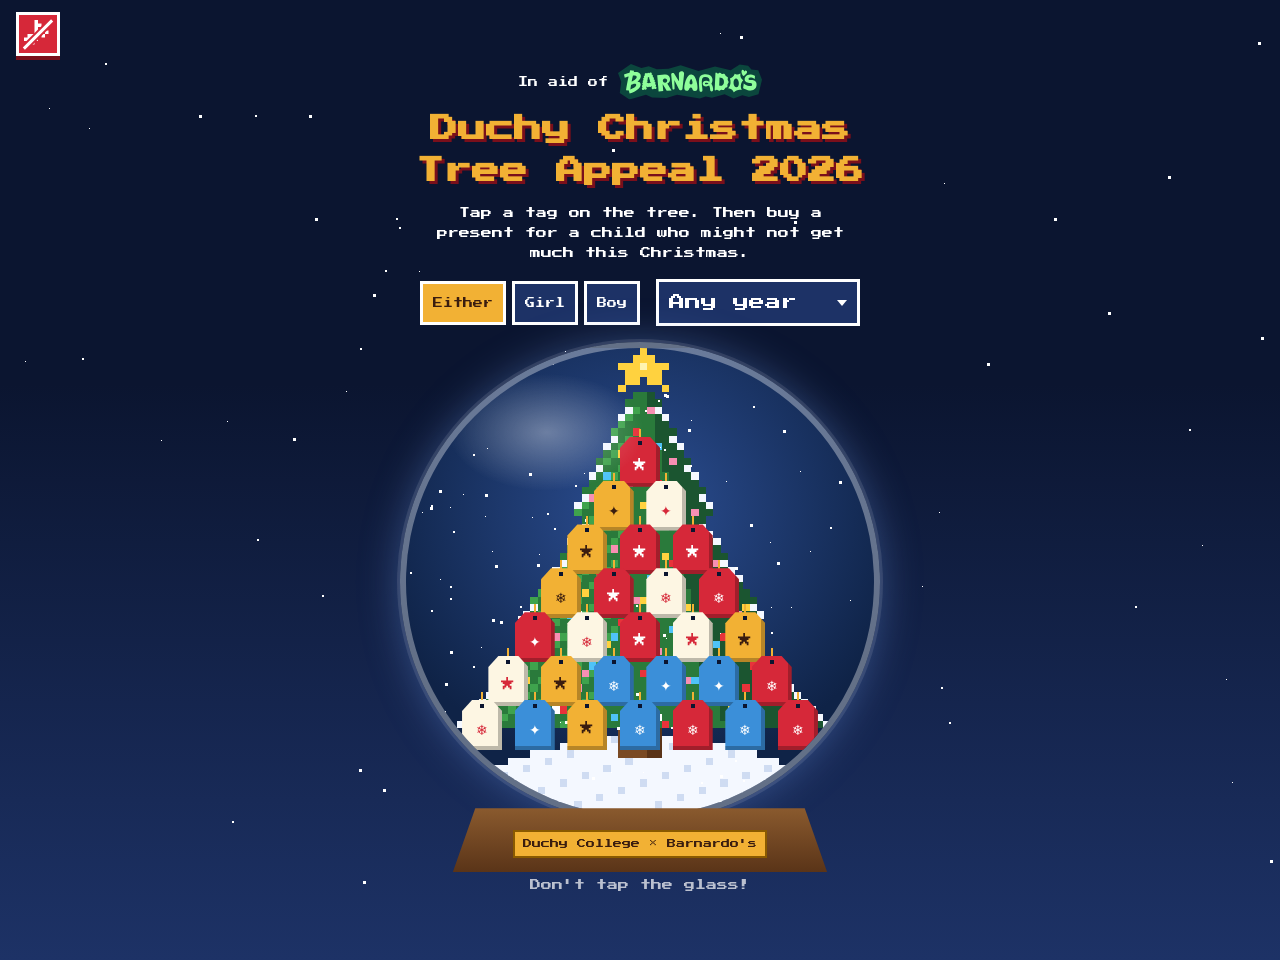
<file: index.html>
<!doctype html>
<html lang="en-GB">
<head>
  <meta charset="utf-8">
  <meta name="viewport" content="width=device-width, initial-scale=1">
  <title>Duchy Christmas Tree Appeal</title>
  <meta name="description" content="Pick a tag from the Duchy College and Duchy Prep School Christmas tree and buy a present for a child supported by Barnardo's.">
  <meta name="theme-color" content="#0b1530">
  <link rel="icon" href="data:image/svg+xml,%3Csvg xmlns='http://www.w3.org/2000/svg' viewBox='0 0 8 8' shape-rendering='crispEdges'%3E%3Cpath fill='%23ffd23f' d='M3 0h2v1H3z'/%3E%3Cpath fill='%232a7a3b' d='M3 1h2v1H3zM2 2h4v1H2zM2 3h4v1H2zM1 4h6v1H1zM0 5h8v1H0z'/%3E%3Cpath fill='%237a4a24' d='M3 6h2v2H3z'/%3E%3C/svg%3E">
  <link rel="preconnect" href="https://fonts.googleapis.com">
  <link rel="preconnect" href="https://fonts.gstatic.com" crossorigin>
  <link href="https://fonts.googleapis.com/css2?family=Press+Start+2P&display=swap" rel="stylesheet">
  <link rel="stylesheet" href="styles.css">
  <script type="module" src="app.js"></script>
</head>
<body>
  <canvas class="page-snow" aria-hidden="true"></canvas>
  <div class="santa" id="santa" aria-hidden="true"></div>

  <header class="top-bar">
    <button type="button" class="pixel-button small music-button" id="music-button" aria-label="Music" aria-pressed="false"><span class="music-note" aria-hidden="true">♪</span></button>
    <button type="button" class="pixel-button small" id="my-tags-button" hidden>My tags (0)</button>
  </header>

  <main>
    <p class="partner">
      In aid of
      <img src="images/barnardos-logo.svg" alt="Barnardo's" width="144" height="36">
    </p>
    <h1>Duchy Christmas<br>Tree Appeal <span id="appeal-year"></span></h1>

    <section id="tree-view">
      <p class="intro">Tap a tag on the tree. Then buy a present for a child who might not get much this Christmas.</p>

      <div class="filters">
        <fieldset class="gender-filter">
          <legend>Girl or boy</legend>
          <label><input type="radio" name="gender" value="" checked><span>Either</span></label>
          <label><input type="radio" name="gender" value="girl"><span>Girl</span></label>
          <label><input type="radio" name="gender" value="boy"><span>Boy</span></label>
        </fieldset>
        <label class="year-filter">
          <span>Year group</span>
          <select id="year-filter">
            <option value="">Any year</option>
          </select>
        </label>
      </div>

      <div class="globe">
        <div class="glass" id="glass">
          <div class="elf" id="elf" aria-hidden="true"></div>
          <div id="tree-art"></div>
          <canvas class="globe-snow" aria-hidden="true"></canvas>
          <div class="tree-tags" id="tree-tags"></div>
          <div class="shine" aria-hidden="true"></div>
        </div>
        <div class="base" aria-hidden="true">
          <span class="plate">Duchy College × Barnardo's</span>
        </div>
      </div>
      <p class="hint">Don't tap the glass!</p>
    </section>

    <section id="closed-view" hidden>
      <p class="intro">The tree is not up yet. Come back in October!</p>
    </section>
  </main>

  <div class="tag-overlay" id="tag-overlay" hidden>
    <article class="tag-card" id="tag-card" aria-live="polite">
      <span class="tag-hole" aria-hidden="true"></span>
      <p class="tag-heading">Your Christmas tag</p>
      <p class="tag-text" id="tag-text"></p>
      <p class="tag-next" id="tag-next"></p>
      <div class="tag-actions">
        <button type="button" class="pixel-button small" id="print-button">Print tag</button>
        <button type="button" class="pixel-button small" id="close-tag-button">Done</button>
      </div>
    </article>
  </div>

  <dialog id="my-tags-dialog">
    <h2>My tags</h2>
    <p>Saved on this device.</p>
    <ul id="my-tags-list"></ul>
    <form method="dialog">
      <button class="pixel-button small">Close</button>
    </form>
  </dialog>
</body>
</html>
</file>
<file: styles.css>
:root {
  --night: #0b1530;
  --night-light: #1d3266;
  --red: #d62839;
  --red-dark: #7a0f1b;
  --gold: #f2b134;
  --gold-dark: #8a5a00;
  --green: #2a7a3b;
  --blue: #3b8fd9;
  --paper: #fdf6e3;
  --ink: #3a1d0f;
  --white: #ffffff;
  --pixel-font: 'Press Start 2P', ui-monospace, monospace;
  color-scheme: dark;
}

* {
  box-sizing: border-box;
}

body {
  margin: 0;
  min-height: 100vh;
  min-height: 100dvh;
  background: linear-gradient(var(--night) 40%, var(--night-light));
  color: var(--white);
  font-family: var(--pixel-font);
  font-size: 12px;
  line-height: 1.8;
  text-align: center;
  overflow-x: hidden;
  -webkit-text-size-adjust: 100%;
  text-size-adjust: 100%;
  -webkit-tap-highlight-color: transparent;
}

button {
  font: inherit;
  color: inherit;
  cursor: pointer;
}

/* Stops double-tap zoom on fast taps. Pinch zoom still works. */
button,
select,
.glass,
.gender-filter label {
  touch-action: manipulation;
}

.page-snow {
  position: fixed;
  inset: 0;
  width: 100%;
  height: 100%;
  pointer-events: none;
  z-index: 0;
}

/* --- Flying Santa ----------------------------------------------------------- */

.santa {
  --santa-width: clamp(140px, 30vw, 220px);
  position: fixed;
  left: 0;
  width: var(--santa-width);
  pointer-events: none;
  z-index: 0;
  visibility: hidden;
}

.santa svg {
  display: block;
  width: 100%;
  animation: bob 0.8s ease-in-out infinite alternate;
}

.santa.flying {
  visibility: visible;
  animation: fly-across 9s linear;
}

@keyframes fly-across {
  from { transform: translateX(calc(-1 * var(--santa-width))); }
  to { transform: translateX(100vw); }
}

@keyframes bob {
  from { transform: translateY(-4px); }
  to { transform: translateY(4px); }
}

.top-bar,
main {
  position: relative;
  z-index: 1;
}

.top-bar {
  display: flex;
  justify-content: space-between;
  gap: 8px;
  padding: 12px 16px 0;
}

main {
  max-width: 560px;
  margin: 0 auto;
  padding: 0 16px 48px;
}

h1 {
  margin: 8px 0 12px;
  font-size: clamp(18px, 6vw, 28px);
  line-height: 1.5;
  color: var(--gold);
  text-shadow: 3px 3px 0 var(--red-dark);
}

h2 {
  font-size: 16px;
  color: var(--gold);
}

.partner {
  display: flex;
  align-items: center;
  justify-content: center;
  gap: 10px;
  margin: 8px 0 0;
  font-size: 10px;
}

.intro,
.hint {
  font-size: 11px;
  margin: 8px auto 16px;
  max-width: 40ch;
}

.hint {
  opacity: 0.7;
  margin-top: 4px;
}

/* --- Buttons --------------------------------------------------------------- */

.pixel-button {
  background: var(--red);
  border: 3px solid var(--white);
  padding: 12px 16px;
  font-size: 11px;
  box-shadow: 0 4px 0 var(--red-dark);
}

/* 44px is the smallest comfortable touch target */
.pixel-button.small {
  min-height: 44px;
  padding: 10px 12px;
  font-size: 10px;
}

.pixel-button.music-button {
  display: inline-flex;
  align-items: center;
  justify-content: center;
  width: 44px;
  height: 44px;
  padding: 0;
}

.music-note {
  display: inline-block;
  position: relative;
  font-size: 28px;
  line-height: 1;
}

.music-button[aria-pressed="true"] .music-note {
  animation: note-dance 0.6s steps(2) infinite alternate;
}

.music-button[aria-pressed="false"] .music-note::after {
  content: '';
  position: absolute;
  left: -6px;
  right: -6px;
  top: 50%;
  height: 3px;
  margin-top: -1px;
  background: var(--white);
  /* A red edge keeps the note shape clear where the line crosses it. */
  box-shadow: 0 0 0 2px var(--red);
  transform: rotate(-45deg);
}

@keyframes note-dance {
  from { transform: translateY(1px) rotate(-12deg); }
  to { transform: translateY(-3px) rotate(12deg); }
}

.pixel-button:active {
  transform: translateY(3px);
  box-shadow: 0 1px 0 var(--red-dark);
}

.pixel-button:focus-visible,
.hanging-tag:focus-visible .tag-body,
.gender-filter input:focus-visible + span,
.year-filter select:focus-visible,
.link-button:focus-visible {
  outline: 3px dashed var(--gold);
  outline-offset: 3px;
}

/* --- Filters -------------------------------------------------------------- */

.filters {
  display: flex;
  flex-wrap: wrap;
  justify-content: center;
  align-items: center;
  gap: 12px 16px;
  margin: 0 0 16px;
  font-size: 10px;
}

.gender-filter {
  display: flex;
  align-items: center;
  gap: 6px;
  margin: 0;
  padding: 0;
  border: 0;
}

/* Hidden, but screen readers still read them */
.gender-filter legend,
.gender-filter input,
.year-filter span {
  position: absolute;
  opacity: 0;
  width: 1px;
  height: 1px;
  overflow: hidden;
}

.gender-filter label span {
  display: flex;
  align-items: center;
  min-height: 44px;
  padding: 8px 10px;
  font-size: 10px;
  border: 3px solid var(--white);
  background: var(--night-light);
  cursor: pointer;
}

.gender-filter input:checked + span {
  background: var(--gold);
  color: var(--ink);
}

/* Stretch to the height of the girl/boy buttons */
.year-filter {
  display: flex;
  align-self: stretch;
}

/* Below 16px, iOS Safari zooms the page when the select gets focus. */
.year-filter select {
  -webkit-appearance: none;
  appearance: none;
  min-height: 44px;
  padding: 6px 28px 6px 10px;
  font: inherit;
  font-size: 16px;
  color: var(--white);
  background: var(--night-light) url("data:image/svg+xml,%3Csvg xmlns='http://www.w3.org/2000/svg' width='10' height='6' viewBox='0 0 10 6'%3E%3Cpath d='M0 0h10L5 6z' fill='white'/%3E%3C/svg%3E") no-repeat right 10px center;
  border: 3px solid var(--white);
  border-radius: 0;
}

/* --- Snow globe ------------------------------------------------------------ */

.globe {
  width: min(100%, 480px);
  margin: 0 auto;
}

.glass {
  position: relative;
  aspect-ratio: 1;
  border-radius: 50%;
  overflow: hidden;
  background: radial-gradient(circle at 50% 35%, #2c4f94, #0f2347 70%);
  border: 6px solid rgba(255, 255, 255, 0.35);
  box-shadow: 0 0 0 3px rgba(255, 255, 255, 0.1), 0 0 40px rgba(120, 170, 255, 0.35);
  cursor: pointer;
}

#tree-art,
.globe-snow,
.tree-tags,
.shine {
  position: absolute;
  inset: 0;
  width: 100%;
  height: 100%;
}

.tree {
  display: block;
  width: 100%;
  height: 100%;
}

.globe-snow,
.shine {
  pointer-events: none;
}

.shine {
  background: radial-gradient(ellipse 30% 18% at 30% 18%, rgba(255, 255, 255, 0.35), transparent 70%);
}

.light {
  animation: blink 1.2s steps(1) infinite;
}

.light-1 {
  animation-delay: 0.4s;
}

.light-2 {
  animation-delay: 0.8s;
}

@keyframes blink {
  50% {
    opacity: 0.25;
  }
}

.base {
  position: relative;
  width: 78%;
  height: 64px;
  margin: -14px auto 0;
  background: linear-gradient(#8a5a2e, #5a3418);
  clip-path: polygon(6% 0, 94% 0, 100% 100%, 0 100%);
  display: flex;
  align-items: center;
  justify-content: center;
}

.plate {
  background: var(--gold);
  color: var(--ink);
  font-size: 9px;
  padding: 4px 8px;
  border: 2px solid var(--gold-dark);
  /* Side margin keeps the plate inside the sloped base; on small phones the text wraps. */
  margin: 8px 16px 0;
}

.shaking {
  animation: shake 0.5s;
}

@keyframes shake {
  20% { transform: rotate(-4deg); }
  40% { transform: rotate(4deg); }
  60% { transform: rotate(-2deg); }
  80% { transform: rotate(2deg); }
}

/* The elf hides behind the left side of the tree. It is first in .glass, so the tree paints on top. */
.elf {
  position: absolute;
  left: 40%;
  top: 40%;
  width: 18%;
  pointer-events: none;
  visibility: hidden;
}

.elf svg {
  display: block;
  width: 100%;
}

.elf.popping {
  visibility: visible;
  animation: elf-pop 1.6s steps(3);
}

@keyframes elf-pop {
  0%, 100% { transform: translateX(0); }
  15%, 80% { transform: translateX(-150%); }
  30% { transform: translateX(-150%) rotate(-8deg); }
  45% { transform: translateX(-150%) rotate(8deg); }
  60% { transform: translateX(-150%) rotate(-8deg); }
}

/* No movement: the elf is out for the same time, then goes back behind the tree. */
@keyframes elf-peek {
  0%, 100% { transform: translateX(-150%); }
}

/* --- Hanging tags ---------------------------------------------------------- */

.hanging-tag {
  --tag-width: clamp(30px, 8vw, 40px);
  --tag-height: calc(var(--tag-width) * 1.25);
  position: absolute;
  width: var(--tag-width);
  margin-left: calc(var(--tag-width) / -2);
  padding: 8px 0 0;
  background: none;
  border: 0;
  transform-origin: top center;
  animation: swing 3s ease-in-out infinite alternate;
}

/* String */
.hanging-tag::before {
  content: '';
  position: absolute;
  top: 0;
  left: calc(50% - 1px);
  width: 2px;
  height: 10px;
  background: var(--gold);
}

.tag-body {
  position: relative;
  display: flex;
  flex-direction: column;
  align-items: center;
  justify-content: center;
  height: var(--tag-height);
  padding-top: 6px;
  font-size: 14px;
  line-height: 1;
  background: var(--red);
  color: var(--white);
  clip-path: polygon(25% 0, 75% 0, 100% 22%, 100% 100%, 0 100%, 0 22%);
  box-shadow: inset -4px -4px 0 rgba(0, 0, 0, 0.25);
}

/* Hole */
.tag-body::before {
  content: '';
  position: absolute;
  top: 4px;
  left: calc(50% - 2px);
  width: 4px;
  height: 4px;
  background: var(--night);
}

.hanging-tag.gold .tag-body {
  background: var(--gold);
  color: var(--ink);
}

.hanging-tag.blue .tag-body {
  background: var(--blue);
}

.hanging-tag.white .tag-body {
  background: var(--paper);
  color: var(--red);
}

.hanging-tag:focus-visible .tag-body {
  filter: brightness(1.2);
}

/* Touch screens keep :hover after a tap, so only use it where a pointer can hover. */
@media (hover: hover) {
  .hanging-tag:hover .tag-body {
    filter: brightness(1.2);
  }

  .hanging-tag:hover {
    animation-duration: 0.4s !important;
  }
}

.hanging-tag.taken {
  opacity: 0.25;
  cursor: default;
}

@keyframes swing {
  from { transform: rotate(-7deg); }
  to { transform: rotate(7deg); }
}

/* --- Picked tag card ------------------------------------------------------- */

.tag-overlay {
  position: fixed;
  inset: 0;
  z-index: 10;
  display: flex;
  justify-content: center;
  align-items: flex-start;
  padding: 24px 16px;
  background: rgba(5, 10, 25, 0.75);
  overflow-y: auto;
  overscroll-behavior: contain;
}

.tag-overlay[hidden] {
  display: none;
}

.tag-card {
  position: relative;
  width: min(100%, 380px);
  padding: 40px 20px 20px;
  background: var(--paper);
  color: var(--ink);
  border: 4px solid var(--red);
  box-shadow: 6px 6px 0 rgba(0, 0, 0, 0.4);
  clip-path: polygon(20% 0, 80% 0, 100% 12%, 100% 100%, 0 100%, 0 12%);
}

.tag-hole {
  position: absolute;
  top: 14px;
  left: calc(50% - 7px);
  width: 14px;
  height: 14px;
  border-radius: 50%;
  background: var(--night);
  border: 3px solid var(--gold);
}

.tag-heading {
  margin: 0 0 12px;
  color: var(--red);
  font-size: 11px;
}

.tag-text {
  margin: 0 0 16px;
  font-size: 15px;
  line-height: 1.8;
}

.tag-next {
  font-size: 11px;
  line-height: 1.8;
  margin: 0 0 12px;
}

.tag-actions {
  display: flex;
  justify-content: center;
  gap: 12px;
}

.tag-actions .pixel-button {
  color: var(--white);
}

/* --- My tags dialog ----------------------------------------------------------- */

dialog {
  width: min(100% - 32px, 480px);
  background: var(--night);
  color: var(--white);
  max-height: calc(100dvh - 32px);
  overflow-y: auto;
  border: 4px solid var(--gold);
  font-size: 11px;
}

dialog::backdrop {
  background: rgba(5, 10, 25, 0.75);
}

#my-tags-list {
  list-style: none;
  padding: 0;
  text-align: left;
}

#my-tags-list li {
  display: flex;
  gap: 8px;
  align-items: center;
  justify-content: space-between;
  padding: 8px 0;
  border-bottom: 2px dashed rgba(255, 255, 255, 0.2);
}

.link-button {
  background: none;
  border: 0;
  padding: 0;
  text-align: left;
  min-height: 44px;
  text-decoration: underline;
  font-size: 10px;
  line-height: 1.8;
}

/* --- Short screens ------------------------------------------------------- */

/* Less space above the globe, so more of the tree shows on the first screen. */
@media (max-height: 740px) {
  .top-bar {
    padding-top: 8px;
  }

  .partner img {
    width: auto;
    height: 28px;
  }

  h1 {
    margin: 4px 0 8px;
    font-size: clamp(16px, 5.5vw, 24px);
  }

  .intro {
    margin: 4px auto 10px;
  }

  .filters {
    margin-bottom: 10px;
  }
}

/* --- Motion and print ----------------------------------------------------- */

@media (prefers-reduced-motion: reduce) {
  .hanging-tag,
  .light,
  .music-note,
  .shaking {
    animation: none;
  }

  .elf.popping {
    animation-name: elf-peek;
    animation-timing-function: linear;
  }
}

@media print {
  :root {
    color-scheme: light;
  }

  html,
  body {
    background: #fff;
  }

  body > :not(.tag-overlay) {
    display: none;
  }

  .tag-overlay {
    position: static;
    display: block;
    padding: 0;
    background: none;
    overflow: visible;
  }

  .tag-card {
    width: auto;
    padding: 0;
    background: none;
    color: #000;
    border: none;
    box-shadow: none;
    clip-path: none;
  }

  .tag-heading {
    color: #000;
  }

  .tag-hole,
  .tag-actions {
    display: none;
  }
}
</file>
